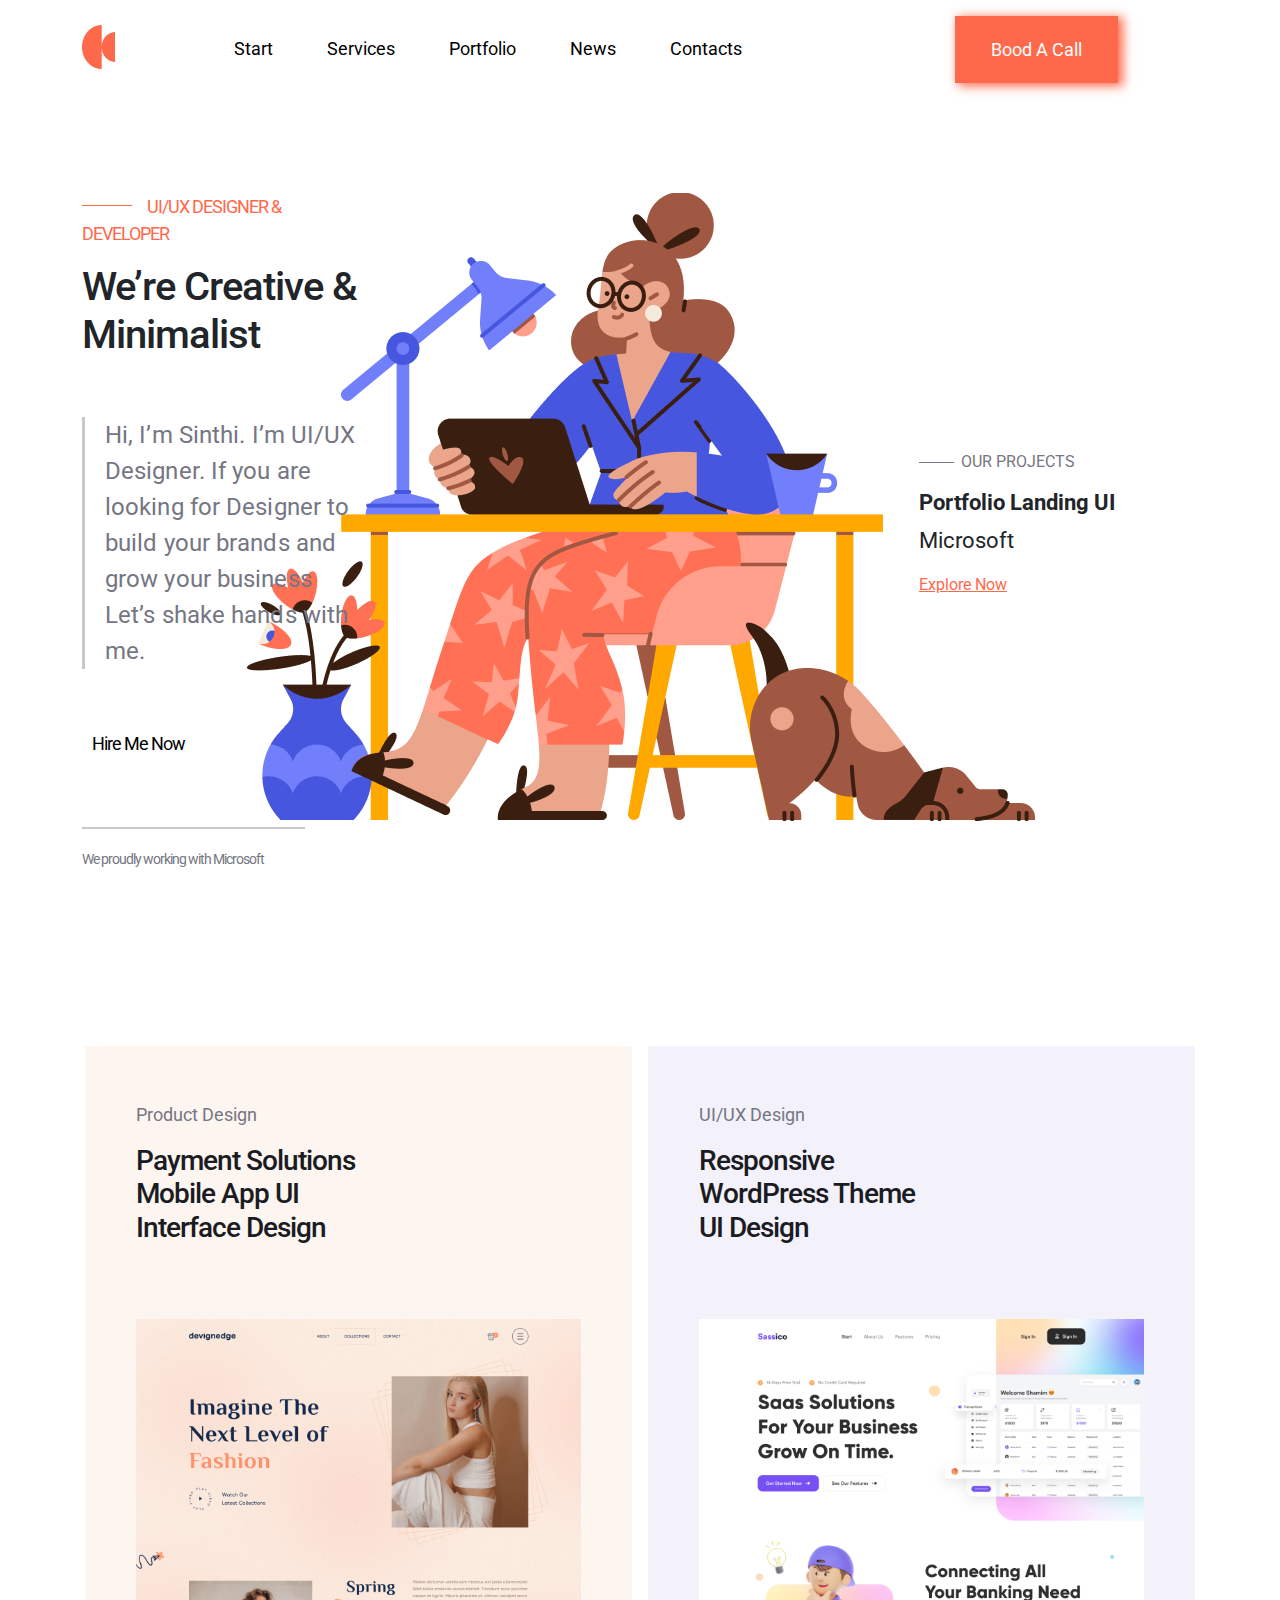
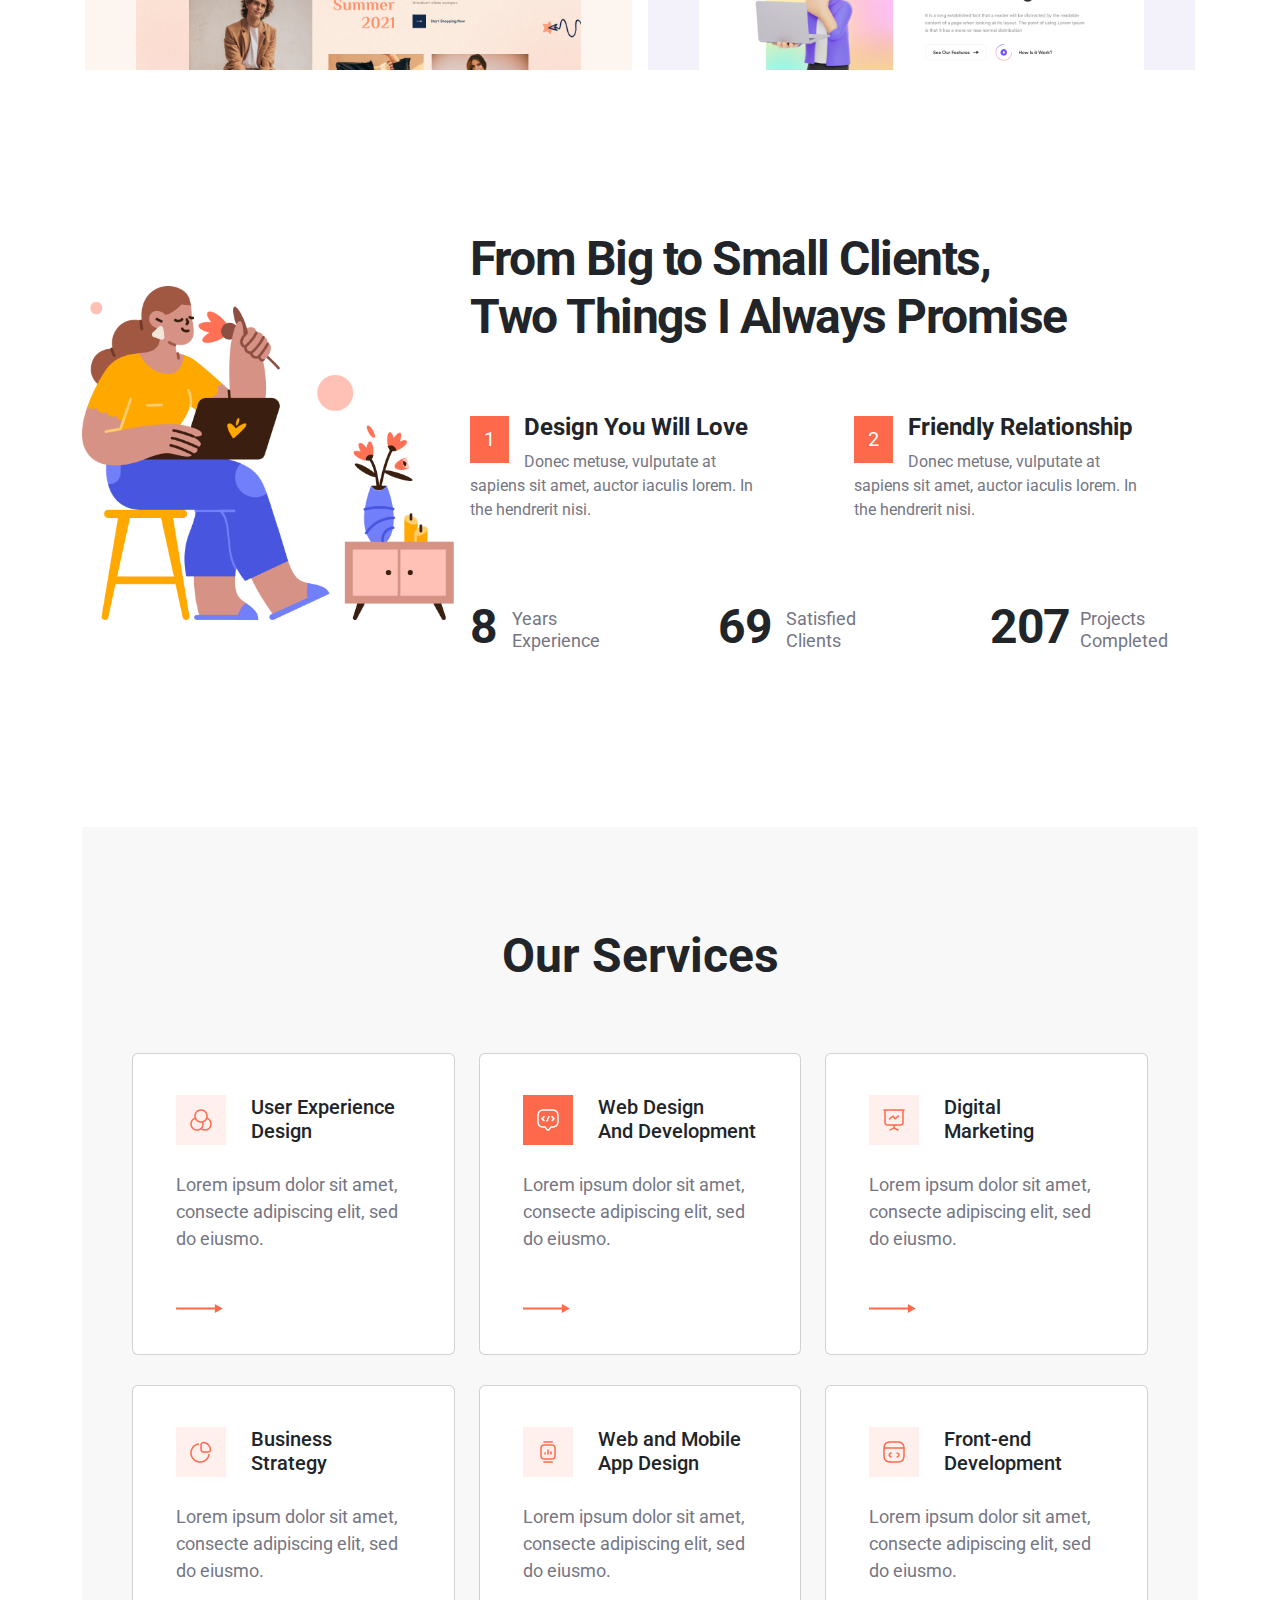
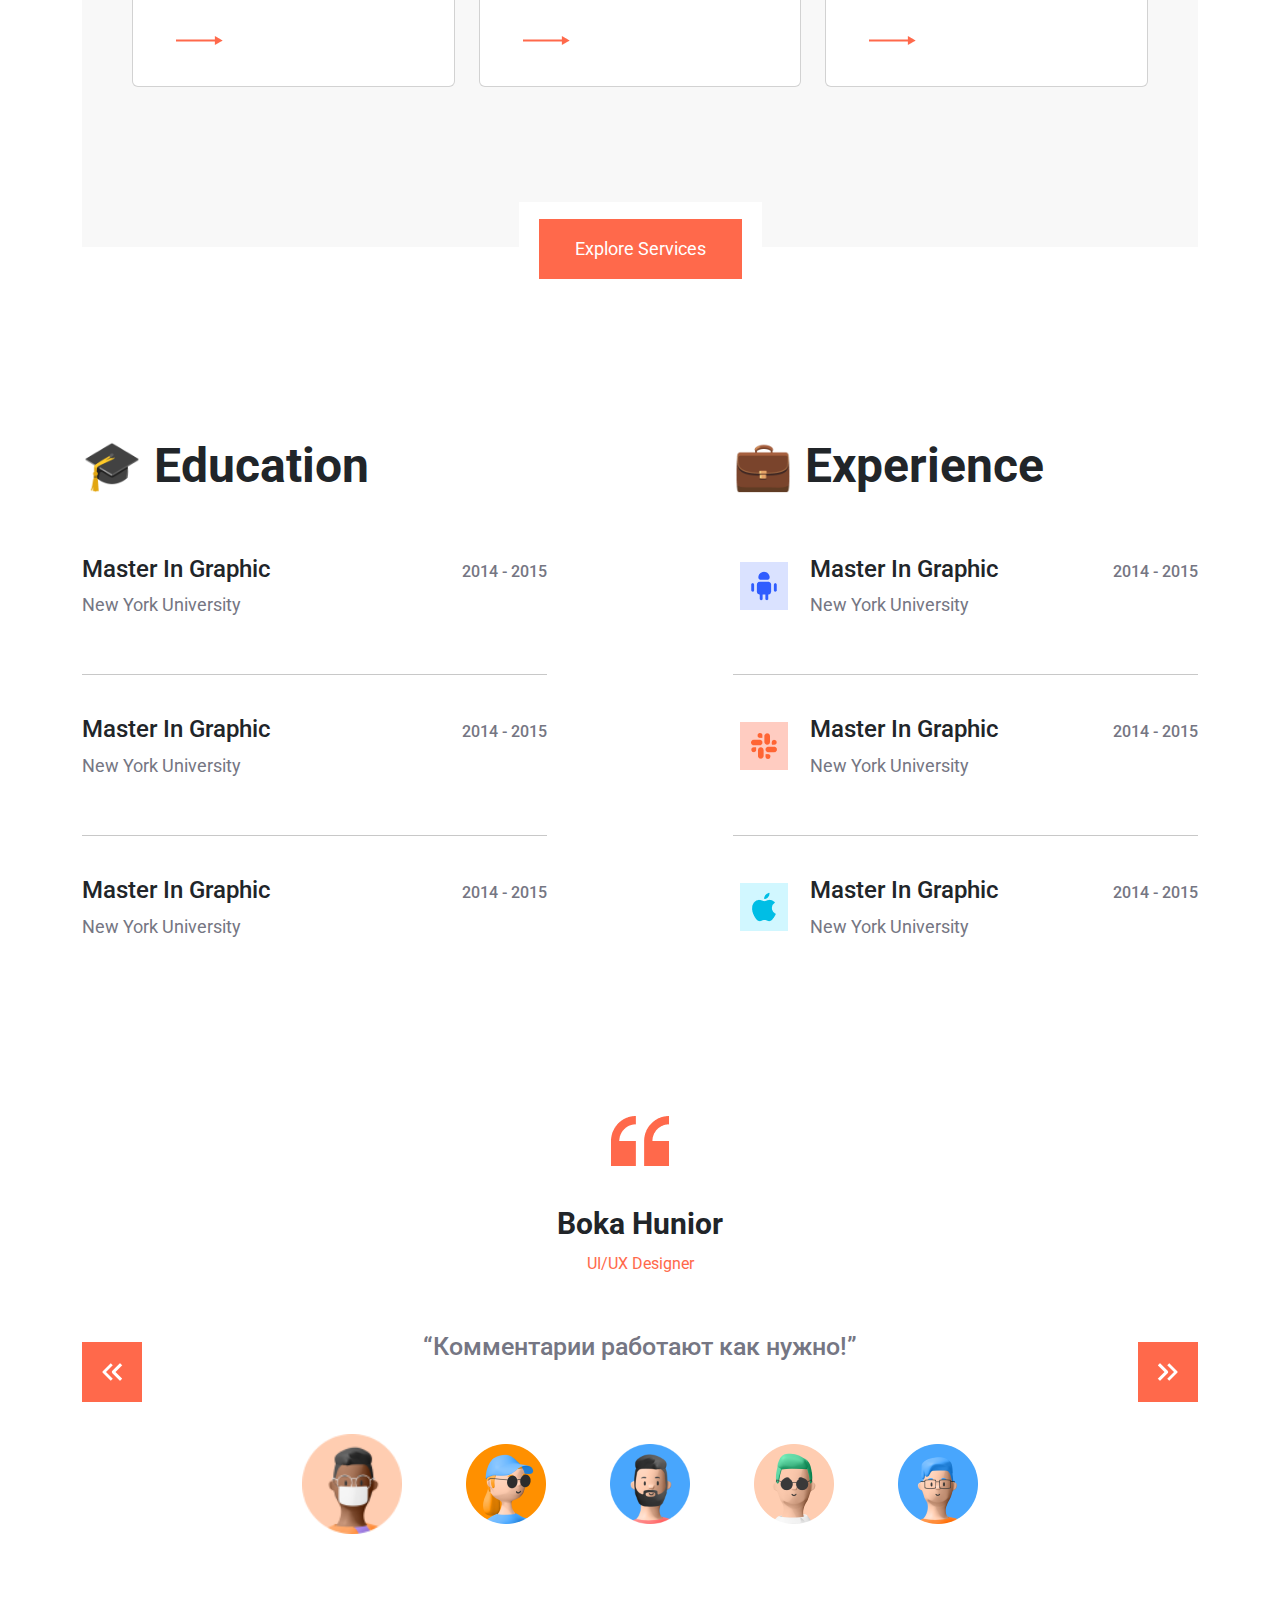
<file: Fazylov_i-2-19/index.html>
<!DOCTYPE html>
<html lang="en">

<head>
    <meta charset="UTF-8">
    <meta http-equiv="X-UA-Compatible" content="IE=edge">
    <meta name="viewport" content="width=device-width, initial-scale=1.0">
    <meta name="viewport" content="width=device-width,initial-scale=1,maximum-scale=1,user-scalable=no" />
    <link rel="stylesheet" type="text/html" href="./fonts/TTF/Roboto-Light.ttf">
    <link rel="stylesheet" href="./css/bootstrap.min.css">
    <link rel="stylesheet" href="./css/font-awesome.min.css">
    <link href="https://css.gg/css?=" rel="stylesheet">
    <link href='https://css.gg/arrow-top-right-o.css' rel='stylesheet'>
    <link rel="preconnect" href="https://fonts.googleapis.com">
    <link rel="preconnect" href="https://fonts.gstatic.com" crossorigin>
    <link
        href="https://fonts.googleapis.com/css2?family=Roboto:ital,wght@0,100;0,300;0,400;0,500;0,700;0,900;1,100;1,300;1,400;1,500;1,700;1,900&display=swap"
        rel="stylesheet">
    <link rel="stylesheet" href="./css/style.css">
    <title>Document</title>
</head>

<body>
    <header>
        <nav>
            <div class="container">
                <div class="row">
                    <div class="menu col-12">
                        <div class="in_menu col-lg-1 col-2 text-start">
                            <img src="./img/Logo.png" alt="Логотип">
                        </div>
                        <div class="offset-xxl-2 offset-xl-1 col-xl-7 col-lg-9 text-center d-none d-lg-block">
                            <ul>
                                <li><a href="#Start"> Start </a></li>
                                <li><a href="#Services"> Services </a></li>
                                <li><a href="#Portfolio"> Portfolio </a></li>
                                <li><a href="#News"> News </a></li>
                                <li><a href="#Contacts"> Contacts</a></li>
                            </ul>
                        </div>
                        <div
                            class="menu_call col-sm-auto offset-xl-2 offset-lg-1 text-center d-none d-lg-block align-items-end">
                            <a href="">Bood A Call</a>
                        </div>
                        <div class="af col-7 d-none d-sm-block d-lg-none">
                            <a href="">Алим Фазылов</a>
                        </div>
                        <div class="af offset-1 col-5 d-block d-sm-none">
                            <a href="">Алим</a>
                        </div>
                        <div class="">
                            <i class="bi bi-caret-down-square-fill"></i>
                        </div>
                        <div class="menu_drop">
                            <div class="col-4 col-sm-3 d-block d-lg-none">
                                <div class="btn-group">
                                    <button type="button" class="btn btn-outline-danger dropdown-toggle"
                                        data-bs-toggle="dropdown" data-toggle="dropdown" aria-haspopup="true"
                                        aria-expanded="false">
                                        Menu
                                    </button>
                                    <div class="dropdown-menu">
                                        <a class="dropdown-item" href="#Start">Start</a>
                                        <a class="dropdown-item" href="#Services">Services</a>
                                        <a class="dropdown-item" href="#Portfolio">Portfolio</a>
                                        <a class="dropdown-item" href="#News">News</a>
                                        <a class="dropdown-item" href="#Contacts">Contacts</a>
                                        <div class="dropdown-divider"></div>
                                        <a class="dropdown-item" href="#">Bood A Call</a>
                                    </div>
                                </div>
                            </div>
                        </div>
                    </div>
                </div>
            </div>
        </nav>
    </header>
        <div class="clear"></div>
        <div class="main" id="Start">
            <div class="container">
                <div class="left_main col-12 col-md-5 col-lg-4 col-xl-3">
                    <div class="line"></div>
                    <p style="color: #FF694B; font-size: 18px; font-weight: 400; text-transform: uppercase;">UI/UX
                        Designer & Developer</p>
                    <h1>We’re Creative & Minimalist</h1>
                    <p class="main_p">Hi, I’m Sinthi. I’m UI/UX Designer. If you are looking for
                        Designer to build your brands and grow your business Let’s shake hands with me.
                    </p>
                    <a href=""><i style="padding-right: 10px;" class="fa-solid fa-arrow-up-right-from-square"></i>Hire
                        Me Now</a>
                    <div class="line4 d-block d-md-none"></div>
                    <div class="left_main_smart d-block d-md-none">
                        <div class="line"></div>
                        <p style="color: #FF694B; font-size: 18px; font-weight: 400; text-transform: uppercase;">Our
                            Projects</p>
                        <h1>Portfolio Landing UI</h1>
                        <p class="main_p">Microsoft</p>
                        <a style="color: #FF694B;" href="">Explore Now</a>
                    </div>
                    <div class="line2"></div>
                    <p class="main_footer">We proudly working with Microsoft</p>
                </div>
                <div class="right_main offset-xl-6 offset-lg-5 col-12 offset-md-3 col-md-4 col-lg-3 d-none d-md-block">
                    <div class="line3"></div>
                    <p style="color: #757683; font-size: 16px; font-weight: 400; text-transform: uppercase;">Our
                        Projects</p>
                    <h4 style="font-size: 22px; font-weight: 700;">Portfolio Landing UI</h4>
                    <p style="font-size: 22px; font-weight: 400;">Microsoft</p>
                    <a href="">Explore Now</a>
                </div>
            </div>
        </div>
        <div class="clear"></div>
        <div class="product" id="Services">
            <div class="container h-100">
                <div class="row h-100 justify-content-center align-items-center">
                    <div class="card_prod_des col-12 col-lg-6 mx-2">
                        <div class="card_prod_des_container">
                            <div class="card_prod_des_container_1">
                                <p>Product Design</p>
                                <h2>Payment Solutions Mobile App UI Interface Design</h2>
                            </div>
                            <img class="img-fluid" src="./img/Fashion Landing page.png" alt="">
                        </div>
                    </div>
                    <div class="card_des col-12 col-lg-6 mx-2">
                        <div class="card_des_container">
                            <div class="card_des_container_1">
                                <p>UI/UX Design</p>
                                <h2>Responsive WordPress Theme UI Design</h2>
                            </div>
                            <img class="img-fluid" src="./img/Sass Header Explorations.png" alt="">
                        </div>
                    </div>
                </div>
            </div>
        </div>
        <div class="clear"></div>
        <div class="stats" id="Portfolio">
            <div class="container h-100">
                <img class="d-none d-xl-block col-xl-4" src="./img/Illustrations.png" alt="">
                <div class="right_stats col-12 offset-xxl-1 col-xxl-7 col-xl-8">
                    <h1 class="mx-xl-3">From Big to Small Clients,<br class="d-none d-xl-block"> Two Things I Always
                        Promise</h1>
                    <div class="row">
                        <div class="stats_card col-12 col-md-5 float-start mx-auto mx-xl-3">
                            <p class="stats_card_number">1</p>
                            <h3>Design You Will Love</h3>
                            <p class="stats_card_p">Donec metuse, vulputate at sapiens sit amet, auctor iaculis lorem.
                                In the hendrerit nisi.</p>
                        </div>
                        <div class="stats_card col-12 col-md-5 float-end float-xl-start mx-auto">
                            <p class="stats_card_number">2</p>
                            <h3>Friendly Relationship</h3>
                            <p class="stats_card_p">Donec metuse, vulputate at sapiens sit amet, auctor iaculis lorem.
                                In the hendrerit nisi.</p>
                        </div>
                        <div class="stats_stats text-start col-5 col-sm-3 mx-auto mx-xl-3">
                            <h1>8</h1>
                            <p>Years <br /> Experience</p>
                        </div>
                        <div class="stats_stats text-start col-5 col-sm-3 mx-auto">
                            <h1>69</h1>
                            <p>Satisfied <br /> Clients</p>
                        </div>
                        <div class="stats_stats2 text-start col-6 col-sm-3 mx-auto">
                            <h1>207</h1>
                            <p>Projects <br /> Completed</p>
                        </div>
                    </div>
                </div>
            </div>
        </div>
        <div class="clear"></div>
        <div class="container">
            <div class="services" id="News">
                <div class="services_container container-fluid ">
                    <h1>Our Services</h1>
                    <div class="row row-cols-1 row-cols-md-2 row-cols-xl-3">
                        <div class="col-xl-4 col-md-6 col-12">
                            <div class="services_cards card">
                                <div class="services_cards_cont">
                                    <div class="card-body">
                                        <img class="serv_card_img" src="./img/Icon.png" alt="">
                                        <h5 class="card-title">User Experience <br /> Design</h5>
                                        <div class="clear"></div>
                                        <p class="card-text">Lorem ipsum dolor sit amet, consecte adipiscing elit, sed
                                            do eiusmo.</p>
                                        <a href="#"><img class="serv_card_img1" src="./img/arrow.png" alt=""></a>
                                    </div>
                                </div>
                            </div>
                        </div>
                        <div class="col-xl-4 col-md-6 col-12">
                            <div class="services_cards card">
                                <div class="services_cards_cont">
                                    <div class="card-body">
                                        <img class="serv_card_img" src="./img/Icon1.png" alt="">
                                        <h5 class="card-title">Web Design <br /> And Development</h5>
                                        <div class="clear"></div>
                                        <p class="card-text">Lorem ipsum dolor sit amet, consecte adipiscing elit, sed
                                            do eiusmo.</p>
                                        <a href="#"><img class="serv_card_img1" src="./img/arrow.png" alt=""></a>
                                    </div>
                                </div>
                            </div>
                        </div>
                        <div class="col-xl-4 col-md-6 col-12">
                            <div class="services_cards card">
                                <div class="services_cards_cont">
                                    <div class="card-body">
                                        <img class="serv_card_img" src="./img/Icon2.png" alt="">
                                        <h5 class="card-title">Digital <br /> Marketing</h5>
                                        <div class="clear"></div>
                                        <p class="card-text">Lorem ipsum dolor sit amet, consecte adipiscing elit, sed
                                            do eiusmo.</p>
                                        <a href="#"><img class="serv_card_img1" src="./img/arrow.png" alt=""></a>
                                    </div>
                                </div>
                            </div>
                        </div>
                        <div class="col-xl-4 col-md-6 col-12">
                            <div class="services_cards card">
                                <div class="services_cards_cont">
                                    <div class="card-body">
                                        <img class="serv_card_img" src="./img/Icon3.png" alt="">
                                        <h5 class="card-title">Business <br /> Strategy</h5>
                                        <div class="clear"></div>
                                        <p class="card-text">Lorem ipsum dolor sit amet, consecte adipiscing elit, sed
                                            do eiusmo.</p>
                                        <a href="#"><img class="serv_card_img1" src="./img/arrow.png" alt=""></a>
                                    </div>
                                </div>
                            </div>
                        </div>
                        <div class="col-xl-4 col-md-6 col-12">
                            <div class="services_cards card">
                                <div class="services_cards_cont">
                                    <div class="card-body">
                                        <img class="serv_card_img" src="./img/Icon4.png" alt="">
                                        <h5 class="card-title">Web and Mobile <br /> App Design</h5>
                                        <div class="clear"></div>
                                        <p class="card-text">Lorem ipsum dolor sit amet, consecte adipiscing elit, sed
                                            do eiusmo.</p>
                                        <a href="#"><img class="serv_card_img1" src="./img/arrow.png" alt=""></a>
                                    </div>
                                </div>
                            </div>
                        </div>
                        <div class="col-xl-4 col-md-6 col-12">
                            <div class="services_cards card">
                                <div class="services_cards_cont">
                                    <div class="card-body">
                                        <img class="serv_card_img" src="./img/Icon5.png" alt="">
                                        <h5 class="card-title">Front-end <br /> Development</h5>
                                        <div class="clear"></div>
                                        <p class="card-text">Lorem ipsum dolor sit amet, consecte adipiscing elit, sed
                                            do eiusmo.</p>
                                        <a href="#"><img class="serv_card_img1" src="./img/arrow.png" alt=""></a>
                                    </div>
                                </div>
                            </div>
                        </div>
                    </div>
                    <div class="serv_card_a_bg">
                        <div class="serv_card_a">
                            <a href="#">Explore Services</a>
                        </div>
                    </div>
                </div>
            </div>
        </div>
        <div class="eduexp" id="Contacts">
            <div class="container">
                <div class="row">
                    <div class="eduexp_container">
                        <div class="education col-12 col-lg-5">
                            <h1>🎓  Education</h1>
                            <div class="education_cards">
                                <div class="education_cards1">
                                    <h3>Master In Graphic</h3>
                                    <p>New York University</p>
                                </div>
                                <div class="education_cards2">
                                    <i class="fa-solid fa-arrow-up-right-from-square"></i>
                                    <p>2014 - 2015</p>
                                </div>
                            </div>
                            <div class="clear"></div>
                            <div class="border_edu_bottom"></div>
                            <div class="education_cards">
                                <div class="education_cards1">
                                    <h3>Master In Graphic</h3>
                                    <p>New York University</p>
                                </div>
                                <div class="education_cards2">
                                    <i class="fa-solid fa-arrow-up-right-from-square"></i>
                                    <p>2014 - 2015</p>
                                </div>
                            </div>
                            <div class="clear"></div>
                            <div class="border_edu_bottom"></div>
                            <div class="education_cards">
                                <div class="education_cards1">
                                    <h3>Master In Graphic</h3>
                                    <p>New York University</p>
                                </div>
                                <div class="education_cards2">
                                    <i class="fa-solid fa-arrow-up-right-from-square"></i>
                                    <p>2014 - 2015</p>
                                </div>
                            </div>
                            <div class="clear"></div>
                        </div>
                        <div class="experience col-12 offset-lg-2 col-lg-5">
                            <h1>💼  Experience</h1>
                            <div class="experience_cards">
                                <div class="experience_cards1">
                                    <img src="./img/Logo-android.png" alt="">
                                    <h3>Master In Graphic</h3>
                                    <p>New York University</p>
                                </div>
                                <div class="experience_cards2">
                                    <i class="fa-solid fa-arrow-up-right-from-square"></i>
                                    <p>2014 - 2015</p>
                                </div>
                            </div>
                            <div class="clear"></div>
                            <div class="border_edu_bottom"></div>
                            <div class="experience_cards">
                                <div class="experience_cards1">
                                    <img src="./img/Logo-slark.png" alt="">
                                    <h3>Master In Graphic</h3>
                                    <p>New York University</p>
                                </div>
                                <div class="experience_cards2">
                                    <i class="fa-solid fa-arrow-up-right-from-square"></i>
                                    <p>2014 - 2015</p>
                                </div>
                            </div>
                            <div class="clear"></div>
                            <div class="border_edu_bottom"></div>
                            <div class="experience_cards">
                                <div class="experience_cards1">
                                    <img src="./img/Logo-apple.png" alt="">
                                    <h3>Master In Graphic</h3>
                                    <p>New York University</p>
                                </div>
                                <div class="experience_cards2">
                                    <i class="fa-solid fa-arrow-up-right-from-square"></i>
                                    <p>2014 - 2015</p>
                                </div>
                            </div>
                            <div class="clear"></div>
                        </div>
                    </div>
                </div>
            </div>
        </div>
        <div class="clear"></div>
        <!-- <div class="container">
            <div class="contact">
                <div class="contact_container">
                    <div class="cantact_comp_img">
                        <img class="img-fluid col-4" src="./img/Desktop_1.png" alt="">
                    </div>
                    <div class="cantact_text col-6">
                        <h1>Have Any Project in Mind? <br> Don’t Be Hesitate to Contact Us</h1>
                        <p>Ready to make something kickass? Let's get on a call.</p>
                        <a href="">Get In Touch</a>
                    </div>
                    <img class="cantact_treug_img" src="./img/Vector 1.png" alt="">
                </div>
            </div>
        </div> -->
        <div class="clear"></div>
        <div class="comments">
            <div class="container">
                <div class="comments_container">
                    <img src="./img/Union.png" alt="">
                    <div class="comm_name">
                        <h2>Boka Hunior</h2>
                        <h2>Anastas Milh</h2>
                        <h2>John Frankin</h2>
                        <h2>Raim Fazylov</h2>
                        <h2>Alya Jun</h2>
                    </div>
                    <div class="comm_proff">
                        <p class="first_words">UI/UX Designer</p>
                        <p class="first_words">Frontend developer</p>
                        <p class="first_words">Backend developer</p>
                        <p class="first_words">Manager</p>
                        <p class="first_words">Gamedev</p>
                    </div>
                    <img src="./img/Prev.png" alt="" class="prev_comm col-1">
                    <img src="./img/Next.png" alt="" class="next_comm col-1">
                    <div id="comments" class="comments_text col-12 col-sm-7">
                        <p id="comm_1" class="text-comment">
                            “Комментарии работают как нужно!”
                        </p>
                        <p id="comm_2" class="text-comment">
                            “Наконец-то!! Всё работает!”
                        </p>
                        <p id="comm_3" class="text-comment">
                            “Этот JavaScript сводит меня с ума!!!”
                        </p>
                        <p id="comm_4" class="text-comment">
                            “Всё круто! Всё наконец-то стало работать!”
                        </p>
                        <p id="comm_5" class="text-comment">
                            “Ленмар Наримановчи, здравствуйте! :)))”
                    </div>
                    <div class="img-slider">
                        <!-- comments_img_1 -->
                        <img id="img_1" class="comments_img image-fluid" src="./img/image_9.png" alt="">
                        <img id="img_2" class="comments_img image-fluid" src="./img/image_7.png" alt="">
                        <img id="img_3" class="comments_img image-fluid" src="./img/image_8.png" alt="">
                        <img id="img_4" class="comments_img image-fluid" src="./img/image_10.png" alt="">
                        <img id="img_5" class="comments_img image-fluid" src="./img/image_11.png" alt="">
                    </div>
                </div>
            </div>
        </div>
        <br><br><br><br><br><br><br><br><br><br><br>
        <!-- <div class="blog_news">
            <h1>Blog & News</h1>
            <div class="blog_news_card">
                <img class="blog_news_card_img" src="./img/image_here.png" alt="">
                <div class="blog_news_card_text">
                    <img class="blog_news_card_text_img" src="./img/calendar.png" alt="">
                    <p type="data"> 09 Aug, 2021</p>
                    <img class="blog_news_card_text_img" style="margin-left: 46px;" src="./img/clock.png" alt=""> 
                    <p>3 Min Read</p>
                    <div class="clear"></div>
                    <h3>Design Tips for Designers, That Cover Everything</h3>
                    <div class="blog_news_card_text_a">
                        <a href=""><img style="padding-right: 15px;" src="./img/Ellipse1.png" alt="">Michle Jhon</a>
                    </div>
                </div>
            </div>
            <div class="blog_news_card_shadow">
                <img class="blog_news_card_img" src="./img/image_here_2.png" alt="">
                <div class="blog_news_card_text">
                    <img class="blog_news_card_text_img" src="./img/calendar.png" alt="">
                    <p type="data"> 09 Aug, 2021</p>
                    <img class="blog_news_card_text_img" style="margin-left: 46px;" src="./img/clock.png" alt=""> 
                    <p>3 Min Read</p>
                    <div class="clear"></div>
                    <h3>How to Build Rapport with Your Web Design Clients</h3>
                    <div class="blog_news_card_text_a_shadow">
                        <a href=""><img style="padding-right: 15px;" src="./img/Ellipse2.png" alt="">Jhon Smith</a>
                    </div>
                </div>
            </div>
            <div class="blog_news_card">
                <img class="blog_news_card_img" src="./img/image_here_3.png" alt="">
                <div class="blog_news_card_text">
                    <img class="blog_news_card_text_img" src="./img/calendar.png" alt="">
                    <p type="data"> 09 Aug, 2021</p>
                    <img class="blog_news_card_text_img" style="margin-left: 46px;" src="./img/clock.png" alt=""> 
                    <p>3 Min Read</p>
                    <div class="clear"></div>
                    <h3>Top 6 Free Website Mockup Tools 2021</h3>
                    <div class="blog_news_card_text_a">
                        <a href=""><img style="padding-right: 15px;" src="./img/Ellipse3.png" alt="">Senoritta D.</a>
                    </div>
                </div>
            </div>
        </div>
        <div class="clear"></div> -->
        <!--
        <div class="zkluch">
            <h1>Let Me know if You Want to Talk About Your Project.</h1>
            <h1 style="padding-bottom: 80px;">We’re Available for Freelance Work.</h1>
            <a href="#">Let’s Design Your Website <i style="padding-right: 10px;" class="fa-solid fa-arrow-up-right-from-square"></i></a>
        </div>
        <div class="contacts">
            <div class="contacts_cont">
                <div class="contacts_cont_1">
                    <img src="./img/Logo.png" alt="">
                    <h1>Lets Talk with Me!</h1>
                    <p>I am always open to discuss your project, improve your online presence or help with your UX/UI design</p>
                </div>
                <img src="./img/Fb.png" alt="">
                <img src="./img/Twitter.png" alt="">
                <img src="./img/Dribbble.png" alt="">
                <img src="./img/Linkedin.png" alt="">
            </div>
            <ul class="un_footer row">
                <li class="col-1 offset-1">Start</li>
                <li class="col-1">Services</li>
                <li class="col-1">Portfolio</li>
                <li class="col-1">News</li>
                <li class="col-1">Contact</li>
                <li class="col-3 offset-3"><i style="margin-right: 10px;" class="fa-solid fa-envelope"></i>inventiveshamim@gmai.com</li>
            </ul>
        </div>
    </div>
</div>
<footer>
    <p>Copyright © 2021 by Md Shamim Hossain. All Rights Reserved.</p>
</footer>-->
        <script src="https://code.jquery.com/jquery-3.2.1.slim.min.js"
            integrity="sha384-KJ3o2DKtIkvYIK3UENzmM7KCkRr/rE9/Qpg6aAZGJwFDMVNA/GpGFF93hXpG5KkN"
            crossorigin="anonymous"></script>
        <script src="https://cdnjs.cloudflare.com/ajax/libs/popper.js/1.12.9/umd/popper.min.js"
            integrity="sha384-ApNbgh9B+Y1QKtv3Rn7W3mgPxhU9K/ScQsAP7hUibX39j7fakFPskvXusvfa0b4Q"
            crossorigin="anonymous"></script>
        <script src="https://maxcdn.bootstrapcdn.com/bootstrap/4.0.0/js/bootstrap.min.js"
            integrity="sha384-JZR6Spejh4U02d8jOt6vLEHfe/JQGiRRSQQxSfFWpi1MquVdAyjUar5+76PVCmYl"
            crossorigin="anonymous"></script>
        <script type="text/javascript" src="./js/bootstrap.bundle.js"></script>
        <script type="text/javascript" src="./js/bootstrap.bundle.min.js"></script>
        <script type="text/javascript" src="./js/app.js"></script>
</body>

</html>
<script>
    const dropdownElementList = document.querySelectorAll('.dropdown-toggle')
    const dropdownList = [...dropdownElementList].map(dropdownToggleEl => new bootstrap.Dropdown(dropdownToggleEl))
</script>
</file>
<file: Fazylov_i-2-19/css/style.css>
body {
    font-family: 'Roboto', sans-serif;
}

.clear {
    clear: left;
}

a:hover {
    text-decoration: none;
}

a {
    text-decoration: none;
}

.menu {
    width: 100%;
    font-size: 18px;
}

.menu a {
    color: black;
}

.menu img {
    margin-top: 25px;
    width: 33px;
    height: 44px;
}

.menu li {
    list-style-type: none;
    float: left;
    margin: 0 27px;
    padding: 19px 0px;
}

.in_menu {
    float: left;
}

.menu_call {
    padding: 19px 35px 19px 35px;
    text-align: center;
    float: left;
    background-color: #FF694B;
    border: 1px solid #FF694B;
    box-shadow: 4px 2px 10px 1px #FF694B;
}

.menu_call a {
    color: white;
}

.menu_drop {
    float: left;
    margin-top: 24px;
    color: #FF694B;
    border-radius: 10px;
    border: none;
    box-shadow: 4px 2px 10px 1px #FF694B;
}

.af {
    float: left;
    font-weight: 600;
    font-size: 25px;
    padding-top: 22px;

}

.af a {
    color: #FF694B;
    font-weight: 600;
    font-size: 25px;
}

.dropdown-item:hover {
    background-color: #FF694B;
    color: white;
}

/* =================================== Main =================================== */

.main {
    margin-top: 110px;
    width: 100%;
    height: 628px;
    background: url(../img/Illustration_2.png) center no-repeat;
}

.line {
    border-top: 1px solid #FF694B;
    width: 50px;
    margin-top: 12px;
    margin-right: 15px;
    float: left;
}

.left_main {
    float: left;
    font-weight: 700;
    letter-spacing: -1px;
}

.center_main {
    float: left;
    max-width: 789px;
    max-height: 628px;
}

.right_main {
    margin-top: 23%;
    float: left;
}

.right_main a {
    color: #FF694B;
    text-decoration: underline;
}

.left_main_smart {
    padding-top: 10%;
}

.left_main_smart a {
    color: #FF694B;
    text-decoration: underline;
}

.main_p {
    color: #757683;
    padding-left: 20px;
    border-left: 3px solid #C8C8C8;
    font-size: 24px;
    font-weight: 400;
    letter-spacing: 0.1px;
    margin-top: 58px;
    margin-bottom: 61px;
}

.left_main a {
    font-size: 18px;
    font-weight: 400;
    color: black;
}

.line2 {
    width: 80%;
    border-bottom: 2px solid #C8C8C8;
    padding-top: 20%;
    padding-bottom: 5%;
}

.line3 {
    border-top: 1px solid #757683;
    width: 35px;
    margin-top: 12px;
    margin-right: 7px;
    float: left;
}

.line4 {
    border-bottom: 1px solid #c5c5cd;
    margin: 50px 0px 50px 0px;
}

.main_footer {
    font-size: 14px;
    padding-top: 20px;
    font-weight: 400;
    color: #757683;
}

/* =================================== Product =================================== */

.product {
    margin-top: 160px;
}

.card_prod_des {
    width: 48%;
    float: left;
    background-color: #FDF5EF;
}

.card_prod_des_container {
    width: 85%;
    margin: 0 auto;
}

.card_prod_des_container_1 {
    max-width: 237px;
}

.card_prod_des_container_1 p {
    font-size: 18px;
    color: #757683;
    font-weight: 400;
    padding-top: 55px;
}

.card_prod_des_container_1 h2 {
    font-size: 28px;
    color: #1B1C23;
    font-weight: 500;
    padding-bottom: 66px;
    letter-spacing: -1px;
}

.card_des {
    width: 48%;
    float: left;
    background-color: #F3F1FA;
}

.card_des_container {
    width: 85%;
    margin: 0 auto;
}

.card_des_container_1 {
    max-width: 237px;
}

.card_des_container_1 p {
    font-size: 18px;
    color: #757683;
    font-weight: 400;
    padding-top: 55px;
}

.card_des_container_1 h2 {
    font-size: 28px;
    color: #1B1C23;
    font-weight: 500;
    padding-bottom: 66px;
    letter-spacing: -1px;
}

/* =================================== Stats =================================== */

.stats {
    margin-top: 160px;
}

.stats img {
    float: left;
}

.right_stats {
    float: left;
}

.right_stats h1 {
    font-size: 48px;
    font-weight: 700;
    letter-spacing: -1.5px;
}

.stats_card {
    margin: 60px 25px 60px 0;
    float: left;
}

.stats_card h3 {
    font-size: 24px;
    font-weight: 700;
}

.stats_card_number {
    font-size: 20px;
    padding: 8px 14px 9px 14px;
    background-color: #FF694B;
    float: left;
    color: white;
    margin-top: 1%;
    margin-bottom: 1%;
    margin-right: 15px;
}

.stats_card_p {
    font-size: 16px;
    font-weight: 400;
    color: #757683;
}

.stats_stats {
    display: flex;
    float: left;
}

.stats_stats2 {
    display: flex;
    float: left;
}

.stats_stats h1 {
    float: left;
    font-size: 48px;
    font-weight: 700;
    padding-right: 15px;
}

.stats_stats p {
    float: left;
    font-size: 18px;
    color: #757683;
    font-weight: 400;
    padding-top: 6%;
    line-height: 1.2;
}

.stats_stats2 h1 {
    padding-right: 10px;
    float: left;
    font-size: 48px;
    font-weight: 700;
}

.stats_stats2 p {
    float: left;
    font-size: 18px;
    color: #757683;
    font-weight: 400;
    padding-top: 6%;
    line-height: 1.2;
}

/* =================================== Service =================================== */

.services {
    margin-top: 160px;
    background-color: #F8F8F8;
}

.services_container {
    padding: 0 50px;
}

.services_container h1 {
    padding-top: 100px;
    padding-bottom: 60px;
    text-align: center;
    font-size: 48px;
    font-weight: 700;
}

.services_cards {
    margin-bottom: 30px;
}

.services_cards_cont {
    padding: 25px 27px;
    display: flex;
}

.serv_card_img {
    width: 50px;
    height: 50px;
    float: left;
    margin-right: 25px;
}

.services_cards_cont h5 {
    font-size: 24px;
    float: left;
}

.services_cards_cont p {
    padding-top: 20px;
    color: #757683;
    font-size: 18px;
}

.serv_card_img1 {
    margin-top: 36px;
}

.serv_card_a_bg {
    text-align: center;
    width: 243px;
    height: 45px;
    margin: 0 auto;
    background-color: white;
    margin-top: 85px;
}

.serv_card_a {
    background-color: #FF694B;
    width: 203px;
    height: 60px;
    margin: 0 auto;
    position: relative;
    top: 17px;
}

.serv_card_a a {
    color: white;
    font-size: 18px;
    line-height: 60px;
}

/* =================================== Education & Experience =================================== */

.eduexp {
    margin-top: 190px;
}

.education {
    float: left;
}

.education h1 {
    font-size: 48px;
    font-weight: 700;
    padding-bottom: 20px;
}

.education p {
    font-size: 18px;
    color: #757683;
}

.education_cards {
    margin-top: 40px;
}

.education_cards1 {
    float: left;
}

.education_cards2 {
    line-height: 34px;
    text-align: end;
    float: right;
}

.education_cards2 p {
    font-size: 16px;
    font-weight: 500;
}

.education_cards2 li {
    font-size: 24px;
    font-weight: 300;
}

.education_cards1 h3 {
    font-size: 24px;
    font-weight: 500;
}

.border_edu_bottom {
    padding-top: 40px;
    border-bottom: 1px solid #C8C8C8;
    width: 100%;
}

.experience {
    float: left;
}

.experience h1 {
    font-size: 48px;
    font-weight: 700;
    padding-bottom: 20px;
}

.experience p {
    font-size: 18px;
    color: #757683;
}

.experience_cards {
    margin-top: 40px;
}

.experience_cards1 {
    float: left;
}

.experience_cards2 {
    line-height: 34px;
    text-align: end;
    float: right;
}

.experience_cards2 p {
    font-size: 16px;
    font-weight: 500;
}

.experience_cards2 li {
    font-size: 24px;
    font-weight: 300;
}

.experience_cards1 h3 {
    font-size: 24px;
    font-weight: 500;
    float: left;
}

.experience_cards1 img {
    float: left;
    margin-right: 22px;
    margin-top: 7px;
    margin-left: 7px;
}

/* =================================== Comments =================================== */

.comments {
    margin-top: 160px;
    text-align: center;
}

.first_words {
    color: #FF694B;
}

.first_words {
    display: block;
}

.first_words.hidden {
    display: none;
}

.comments_text {
    margin: 0 auto;
    margin-top: 50px;
}

.text-comment {
    display: block;
    color: #757683;
    font-size: 25px;
    font-weight: 500;
    line-height: 42px;
}

.text-comment.hidden {
    display: none;
}

.comm_name h2 {
    padding-top: 40px;
    font-size: 30px;
    font-weight: 700;
    margin-bottom: 10px;
    display: block;
}

.comm_name h2.hidden {
    display: none;
}

.prev_comm {
    float: left;
    margin-top: 50px;
    max-width: 60px;
}

.next_comm {
    float: right;
    margin-top: 50px;
    max-width: 60px;
}

.comments_img {
    width: 100px;
    margin: 50px 30px 0px 30px;
}

.comments_img_1 {
    width: 80px;
}

/* =================================== Blog =================================== */

.blog_news {
    margin-top: 160px;
}

.blog_news h1 {
    text-align: center;
    padding-bottom: 60px;
    font-size: 48px;
    font-weight: 700;    
}

.blog_news_card {
    margin-left: 15px;
    margin-right: 15px;
    width: 484px;
    float: left;
    border: 1px solid #DFDFDF;
}

.blog_news_card_shadow {
    margin-left: 15px;
    margin-right: 15px;
    width: 484px;
    float: left;
    box-shadow: 0px 15px 40px rgba(204, 204, 204, 0.25);
}

.blog_news_card_img {
    width: 483px;
    height: 384px;
}

.blog_news_card_text {
    width: 387px;
    margin: 0 auto;
    margin-top: 42px;
}

.blog_news_card p {
    float: left;
    padding-left: 12px;
    font-size: 18px;
    font-weight: 400;
    color: #757683;
}

.blog_news_card_shadow p {
    float: left;
    padding-left: 12px;
    font-size: 18px;
    font-weight: 400;
    color: #757683;
}

.blog_news_card h3 {
    font-size: 30px;
    font-weight: 700;
    padding-bottom: 50px;
}

.blog_news_card_shadow h3 {
    font-size: 30px;
    font-weight: 700;
    padding-bottom: 50px;
}

.blog_news_card_text_img {
    float: left;
}

.blog_news_card_text_a a {
    position: relative;
    top: 20px;
    padding: 19px 20px;
    background-color: white;
    border-radius: 30px;
    border: 1px solid #DFDFDF;
    color: black;
    font-size: 18px;
    font-weight: 700;
}

.blog_news_card_text_a_shadow a {
    position: relative;
    top: 20px;
    padding: 19px 30px;
    background-color: white;
    border-radius: 30px;
    box-shadow: 0px 15px 25px rgba(203, 203, 203, 0.25);;
    color: black;
    font-size: 18px;
    font-weight: 700;
}

/* =================================== Media =================================== */
@media (max-width:1199px) {
    .right_stats h1 {
        font-size: 48px;
        font-weight: 700;
        letter-spacing: -1.5px;
        text-align: center;
    }
    .prev_comm {
        float: left;
        margin-top: 70px;
        max-width: 60px;
    }
    .next_comm {
        float: right;
        margin-top: 70px;
        max-width: 60px;
    }
}

@media (min-width:1200px) and (max-width:1399px) {
    .stats img {
        float: left;
        padding-top: 5%;
    }
    .services_cards_cont h5 {
        font-size: 20px;
        float: left;
    }
}

@media (min-width:992px) and (max-width:1199px) {
    .line2 {
        width: 80%;
        border-bottom: 2px solid #C8C8C8;
        padding-top: 27%;
    }
    .main_footer {
        font-size: 14px;
        padding-top: 0px;
        font-weight: 400;
        color: #757683;
    }
}

@media (min-width:767px) and (max-width:991px) {
    .services_cards_cont h5 {
        padding-top: 2%;
        font-size: 15px;
        float: left;
    }
    .services_cards_cont p {
        padding-top: 15px;
        color: #757683;
        font-size: 13px;
    }
    .serv_card_img1 {
        margin-top: 5px;
    }
}

@media (min-width:678px) and (max-width:991px) {
    .line2 {
        width: 80%;
        border-bottom: 2px solid #C8C8C8;
        padding-top: 7%;
    }
    .main_footer {
        font-size: 14px;
        padding-top: 0px;
        font-weight: 400;
        color: #757683;
    }
}

@media (min-width:768px) and (max-width:1199px) {
    .main_p {
        padding: 20px;
        color: #757683;
        background-color: rgb(255, 255, 255);
        border-radius: 15%;
        border: 3px solid #757683;
    }

    .right_main {
        text-align: center;
        padding: 20px;
        background-color: rgb(255, 255, 255);
        border-radius: 15%;
        border: 3px solid #757683;
    }

    .left_main a {
        padding: 10px;
        font-size: 18px;
        font-weight: 400;
        background-color: white;
        color: #FF694B;
        border-radius: 25px;
        border: 3px solid #FF694B;
    }
}

@media (max-width: 991px) {
    .product {
        margin-top: 100px;
    }
    .card_prod_des {
        width: 90%;
        margin: 15px;
        float: left;
        background-color: #FDF5EF;
    }
    .card_des {
        width: 90%;
        margin: 15px;
        float: left;
        background-color: #F3F1FA;
    }
    .experience {
        margin-top: 100px;
        float: left;
    }
    .education h1 {
        text-align: center;
        font-size: 48px;
        font-weight: 700;
        padding-bottom: 20px;
    }
    .experience h1 {
        text-align: center;
        font-size: 48px;
        font-weight: 700;
        padding-bottom: 20px;
    }
    .prev_comm {
        float: left;
        margin-top: 100px;
        max-width: 60px;
    }
    .next_comm {
        float: right;
        margin-top: 100px;
        max-width: 60px;
    }
    .comments_img {
        margin: 50px 15px 0px 15px;
    }
}

@media (max-width: 767px) {
    .main {
        background: none;
    }
    .stats_card {
        margin: 0px 25px 60px 0;
        float: left;
    }
    .right_stats h1 {
        font-size: 48px;
        font-weight: 700;
        letter-spacing: -1.5px;
        margin-bottom: 60px;
    }
    .prev_comm {
        float: left;
        margin-top: 150px;
        max-width: 70px;
    }
    .next_comm {
        float: right;
        margin-top: 150px;
        max-width: 70px;
    }
    .comments_img {
        margin: 35px 5px 0px 5px;
        width: 60px;
    }
    .comments_img_1 {
        width: 100px;
    }
    .comments_text p {
        color: #757683;
        font-size: 20px;
        font-weight: 500;
        line-height: 42px;
    }
}

@media (max-width: 575px) {
    .comments_text {
        margin: none;
        margin-top: 50px;
    }
    .comments_text p {
        text-align: center;
        color: #757683;
        font-size: 16px;
        font-weight: 500;
        line-height: 42px;
    }
    .comments_text {
        margin-top: 20px;
    }
    .prev_comm {
        margin-right: 2%;
        float: none;
        margin-top: 15px;
        margin-bottom: 5px;
        width: 40px;
    }
    .next_comm {
        margin-left: 2%;
        float: none;
        margin-top: 15px;
        margin-bottom: 5px;
        width: 40px;
    }
}

@media (max-width: 470px) {
    .services_container {
        padding: 0 5px;
    }
    .services_cards_cont h5 {
        padding-top: 1%;
        font-size: 18px;
        float: left;
    }
    .services_cards_cont p {
        padding-top: 14px;
        color: #757683;
        font-size: 15px;
    }
    .serv_card_img1 {
        margin-top: 36px;
    }
    .services_cards_cont {
        padding: 15px 5px;
        display: flex;
    }
    .serv_card_img {
        width: 50px;
        height: 50px;
        float: left;
        margin-right: 15px;
    }
    .education h1 {
        text-align: center;
        font-size: 36px;
        font-weight: 700;
        padding-bottom: 20px;
    }
    .experience h1 {
        text-align: center;
        font-size: 36px;
        font-weight: 700;
        padding-bottom: 20px;
    }
    .education_cards1 h3 {
        font-size: 24px;
        font-weight: 500;
    }
    .experience_cards1 h3 {
        font-size: 14px;
        font-weight: 500;
        float: left;
    }
    .experience_cards1 img {
        float: left;
        margin-right: 22px;
        margin-top:10px;
        margin-left: 7px;
    }
    .border_edu_bottom {
        padding-top: 10px;
        border-bottom: 1px solid #C8C8C8;
        width: 100%;
    }
    .comments_text p {
        color: #757683;
        font-size: 16px;
        font-weight: 500;
        line-height: 42px;
    }
    .comments_img {
        margin: 35px 5px 0px 5px;
        width: 50px;
    }
    .comments_img_1 {
        width: 80px;
    }
}

@media (max-width: 370px) {
    .comments_img {
        margin: 35px 5px 0px 5px;
        width: 40px;
    }
    .comments_img_1 {
        width: 60px;
    }
}

@media (max-width: 319px) {
    .services_container {
        padding: 0 5px;
    }
    .services_cards_cont h5 {
        padding-top: 1%;
        font-size: 18px;
        float: left;
    }
    .services_cards_cont p {
        padding-top: 14px;
        color: #757683;
        font-size: 15px;
    }
    
    .serv_card_img1 {
        margin-top: 36px;
    }
    .services_cards_cont {
        padding: 25px 15px;
        display: flex;
    }
    .serv_card_img {
        width: 50px;
        height: 50px;
        float: left;
        margin-right: 15px;
    }
}
/*

.contact {
    margin-top: 160px;
    width: 100%;
    height: 518px;
    background: #1B1C23;
}

.contact_container img {
    margin-left: 2%;
    float: left;
}

.cantact_text {
    float: left;
    margin-left: 134px;
}

.contact_container h1 {
    font-size: 48px;
    color: white;
    padding-top: 123px;
    line-height: 70px;
}

.contact_container p {
    padding-top: 25px;
    color: #A6A7AE;
    padding-bottom: 40px;
}

.contact_container a {
    padding: 20px 34px;
    background-color: #FF694B;
    color: white;
}

.cantact_treug_img {
    position: relative;
    top: 300px;
    right: 50px;
}

.zkluch {
    width: 801px;
    margin: 0 auto;
    margin-top: 190px;
    text-align: center;
}

.zkluch h1 {
    font-size: 48px;
    font-weight: 500;
}

.zkluch a {
    font-size: 48px;
    font-weight: 500;
    color: #FF694B;
}

.contacts {
    background-color: #F8F8F8;
    width: 1520px;
    margin: 0 auto;;
    margin-top: 160px;
}

.contacts_cont {
    text-align: center;
    padding-top: 100px;
}

.contacts_cont_1 {
    width: 486px;
    margin: 0 auto;
}

.contacts_cont_1 h1 {
    padding-top: 60px;
    font-size: 48px;
    font-weight: 600;
}

.contacts_cont_1 p {
    padding-top: 30px;
    font-size: 18px;
    font-weight: 400;
    color: #757683;
}

.un_footer {
    padding-top: 85px;
    padding-bottom: 100px;
    list-style-type: none;
}

footer {
    color: #899098;
    font-size: 18px;
    text-align: center;
    line-height: 90px;
    height: 102px;
}*/
</file>
